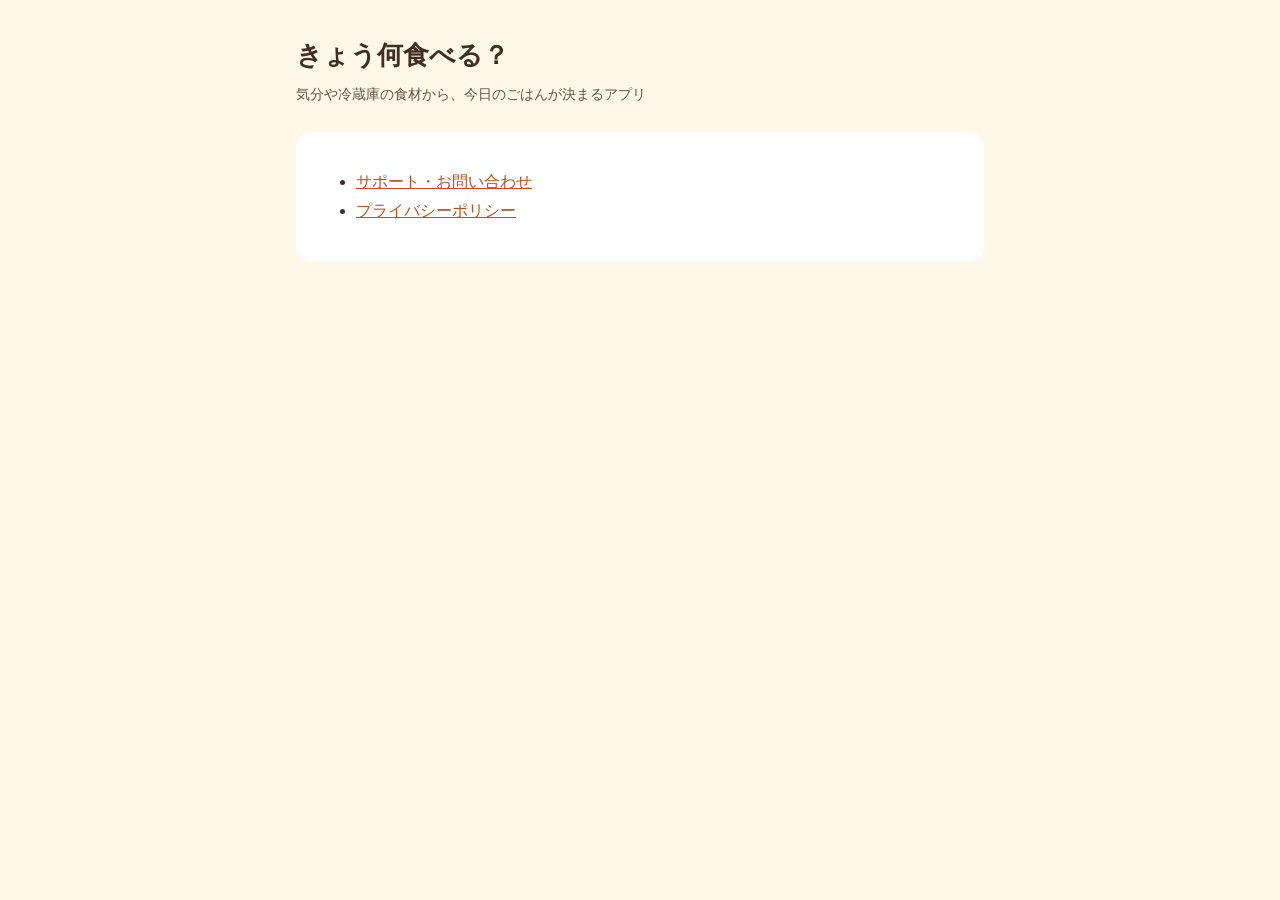
<file: index.html>
<!doctype html>
<html lang="ja">
<head>
<meta charset="utf-8">
<meta name="viewport" content="width=device-width, initial-scale=1">
<title>きょう何食べる？</title>
<link rel="stylesheet" href="style.css">
</head>
<body>
<main>
  <h1>きょう何食べる？</h1>
  <p class="meta">気分や冷蔵庫の食材から、今日のごはんが決まるアプリ</p>
  <div class="card">
    <ul>
      <li><a href="support.html">サポート・お問い合わせ</a></li>
      <li><a href="privacy.html">プライバシーポリシー</a></li>
    </ul>
  </div>
</main>
</body>
</html>
</file>
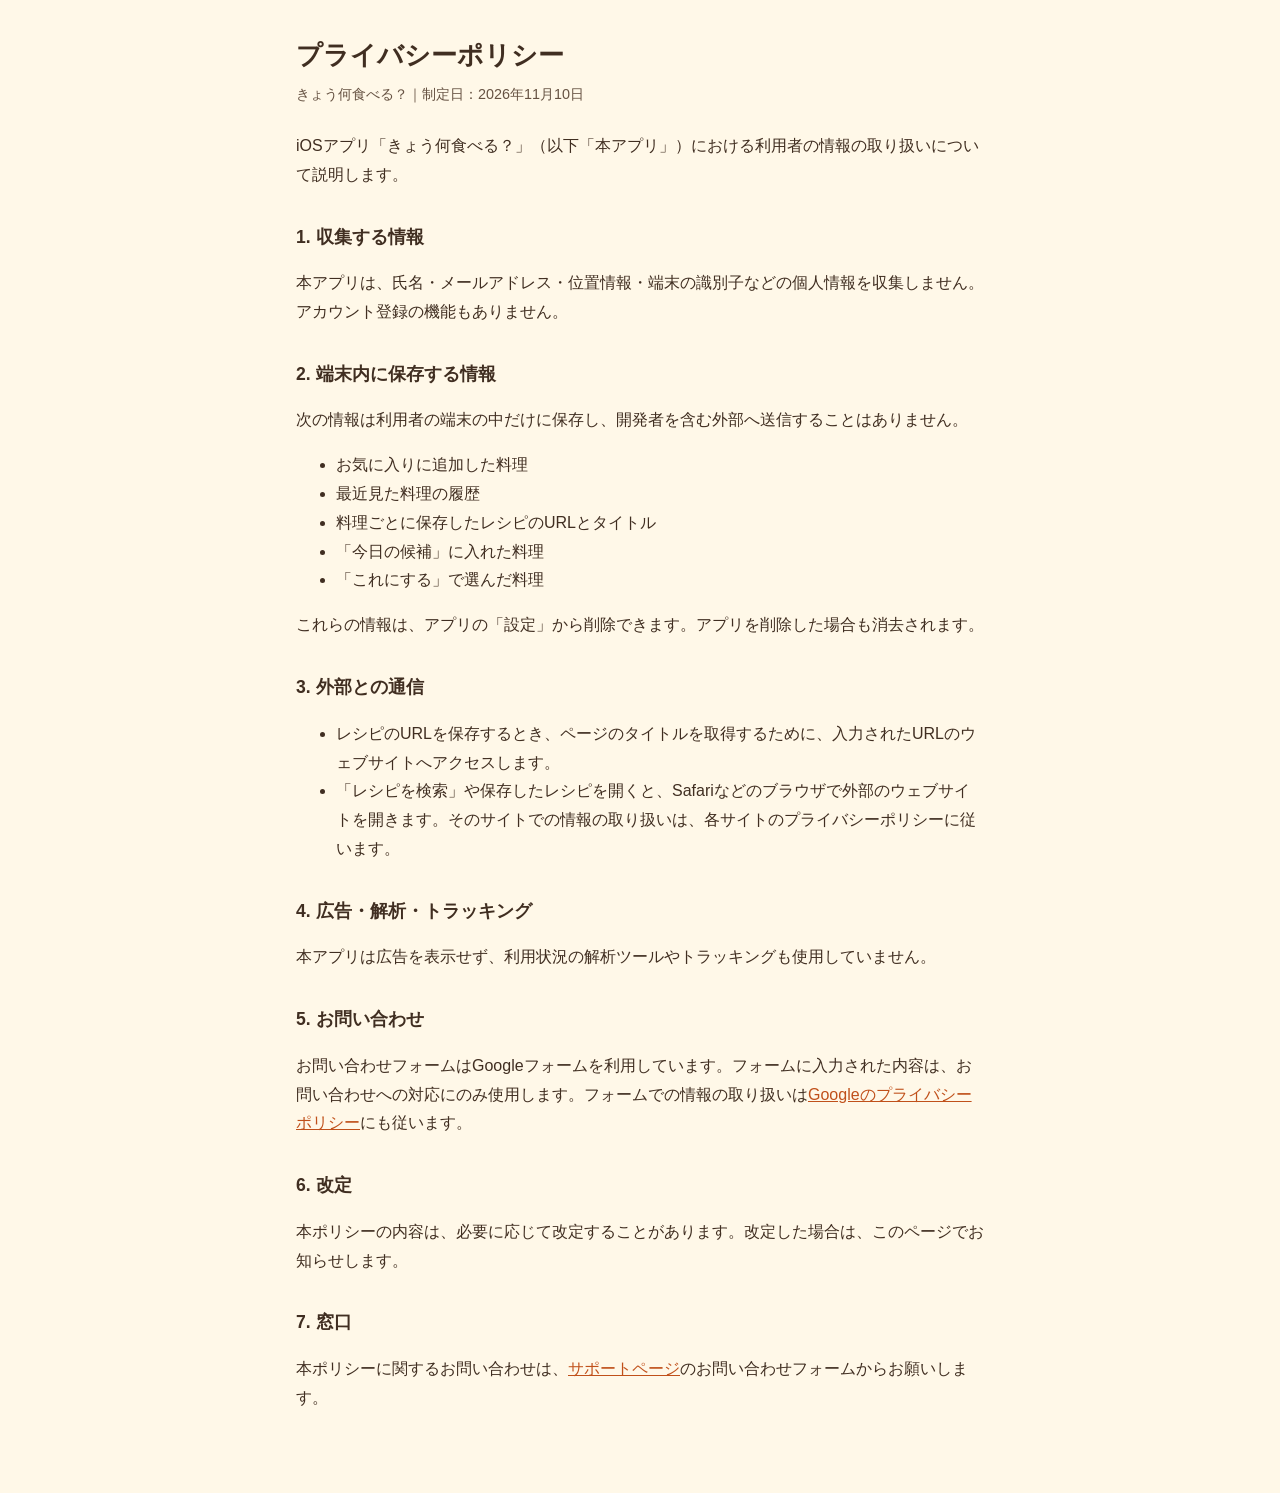
<file: privacy.html>
<!doctype html>
<html lang="ja">
<head>
<meta charset="utf-8">
<meta name="viewport" content="width=device-width, initial-scale=1">
<title>プライバシーポリシー | きょう何食べる？</title>
<link rel="stylesheet" href="style.css">
</head>
<body>
<main>
  <h1>プライバシーポリシー</h1>
  <p class="meta">きょう何食べる？｜制定日：2026年11月10日</p>

  <p>iOSアプリ「きょう何食べる？」（以下「本アプリ」）における利用者の情報の取り扱いについて説明します。</p>

  <h2>1. 収集する情報</h2>
  <p>本アプリは、氏名・メールアドレス・位置情報・端末の識別子などの個人情報を収集しません。アカウント登録の機能もありません。</p>

  <h2>2. 端末内に保存する情報</h2>
  <p>次の情報は利用者の端末の中だけに保存し、開発者を含む外部へ送信することはありません。</p>
  <ul>
    <li>お気に入りに追加した料理</li>
    <li>最近見た料理の履歴</li>
    <li>料理ごとに保存したレシピのURLとタイトル</li>
    <li>「今日の候補」に入れた料理</li>
    <li>「これにする」で選んだ料理</li>
  </ul>
  <p>これらの情報は、アプリの「設定」から削除できます。アプリを削除した場合も消去されます。</p>

  <h2>3. 外部との通信</h2>
  <ul>
    <li>レシピのURLを保存するとき、ページのタイトルを取得するために、入力されたURLのウェブサイトへアクセスします。</li>
    <li>「レシピを検索」や保存したレシピを開くと、Safariなどのブラウザで外部のウェブサイトを開きます。そのサイトでの情報の取り扱いは、各サイトのプライバシーポリシーに従います。</li>
  </ul>

  <h2>4. 広告・解析・トラッキング</h2>
  <p>本アプリは広告を表示せず、利用状況の解析ツールやトラッキングも使用していません。</p>

  <h2>5. お問い合わせ</h2>
  <p>お問い合わせフォームはGoogleフォームを利用しています。フォームに入力された内容は、お問い合わせへの対応にのみ使用します。フォームでの情報の取り扱いは<a href="https://policies.google.com/privacy?hl=ja">Googleのプライバシーポリシー</a>にも従います。</p>

  <h2>6. 改定</h2>
  <p>本ポリシーの内容は、必要に応じて改定することがあります。改定した場合は、このページでお知らせします。</p>

  <h2>7. 窓口</h2>
  <p>本ポリシーに関するお問い合わせは、<a href="support.html">サポートページ</a>のお問い合わせフォームからお願いします。</p>
</main>
</body>
</html>
</file>
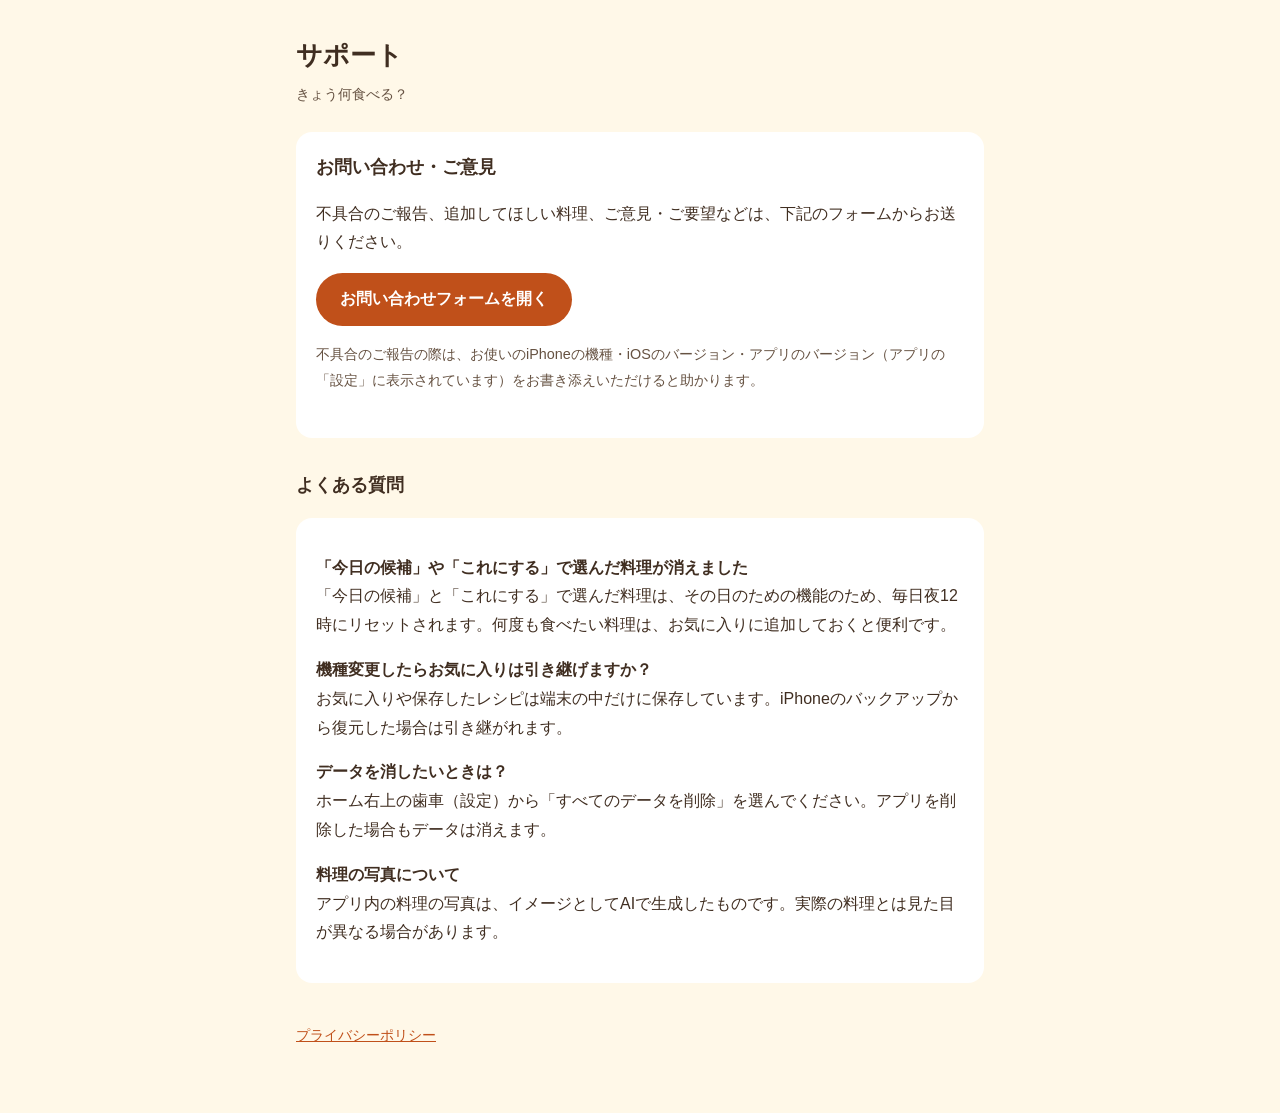
<file: support.html>
<!doctype html>
<html lang="ja">
<head>
<meta charset="utf-8">
<meta name="viewport" content="width=device-width, initial-scale=1">
<title>サポート | きょう何食べる？</title>
<link rel="stylesheet" href="style.css">
</head>
<body>
<main>
  <h1>サポート</h1>
  <p class="meta">きょう何食べる？</p>

  <div class="card">
    <h2 style="margin-top:0">お問い合わせ・ご意見</h2>
    <p>不具合のご報告、追加してほしい料理、ご意見・ご要望などは、下記のフォームからお送りください。</p>
    <p><a class="button" href="https://forms.gle/P277rdqohWvd3heS9">お問い合わせフォームを開く</a></p>
    <p class="meta">不具合のご報告の際は、お使いのiPhoneの機種・iOSのバージョン・アプリのバージョン（アプリの「設定」に表示されています）をお書き添えいただけると助かります。</p>
  </div>

  <h2>よくある質問</h2>
  <div class="card">
    <p><strong>「今日の候補」や「これにする」で選んだ料理が消えました</strong><br>
    「今日の候補」と「これにする」で選んだ料理は、その日のための機能のため、毎日夜12時にリセットされます。何度も食べたい料理は、お気に入りに追加しておくと便利です。</p>
    <p><strong>機種変更したらお気に入りは引き継げますか？</strong><br>
    お気に入りや保存したレシピは端末の中だけに保存しています。iPhoneのバックアップから復元した場合は引き継がれます。</p>
    <p><strong>データを消したいときは？</strong><br>
    ホーム右上の歯車（設定）から「すべてのデータを削除」を選んでください。アプリを削除した場合もデータは消えます。</p>
    <p><strong>料理の写真について</strong><br>
    アプリ内の料理の写真は、イメージとしてAIで生成したものです。実際の料理とは見た目が異なる場合があります。</p>
  </div>

  <nav><a href="privacy.html">プライバシーポリシー</a></nav>
</main>
</body>
</html>
</file>
<file: style.css>
:root { --bg: #fff8e8; --card: #ffffff; --text: #402e21; --sub: #665242; --accent: #c0501a; }
@media (prefers-color-scheme: dark) {
  :root { --bg: #1f1a16; --card: #2a241f; --text: #f3ebe3; --sub: #c9b8a8; --accent: #f08a55; }
}
* { box-sizing: border-box; }
body { margin: 0; background: var(--bg); color: var(--text);
  font-family: -apple-system, BlinkMacSystemFont, "Hiragino Sans", "Noto Sans JP", sans-serif; line-height: 1.8; }
main { max-width: 720px; margin: 0 auto; padding: 32px 16px 64px; }
h1 { font-size: 1.6rem; margin: 0 0 4px; }
h2 { font-size: 1.1rem; margin: 32px 0 8px; }
p, li { color: var(--text); }
.meta { color: var(--sub); font-size: .9rem; margin: 0 0 24px; }
.card { background: var(--card); border-radius: 16px; padding: 20px; margin: 16px 0; }
a { color: var(--accent); }
.button { display: inline-block; background: var(--accent); color: #fff; text-decoration: none;
  font-weight: 700; padding: 12px 24px; border-radius: 999px; }
nav { margin-top: 40px; font-size: .9rem; color: var(--sub); }
</file>
